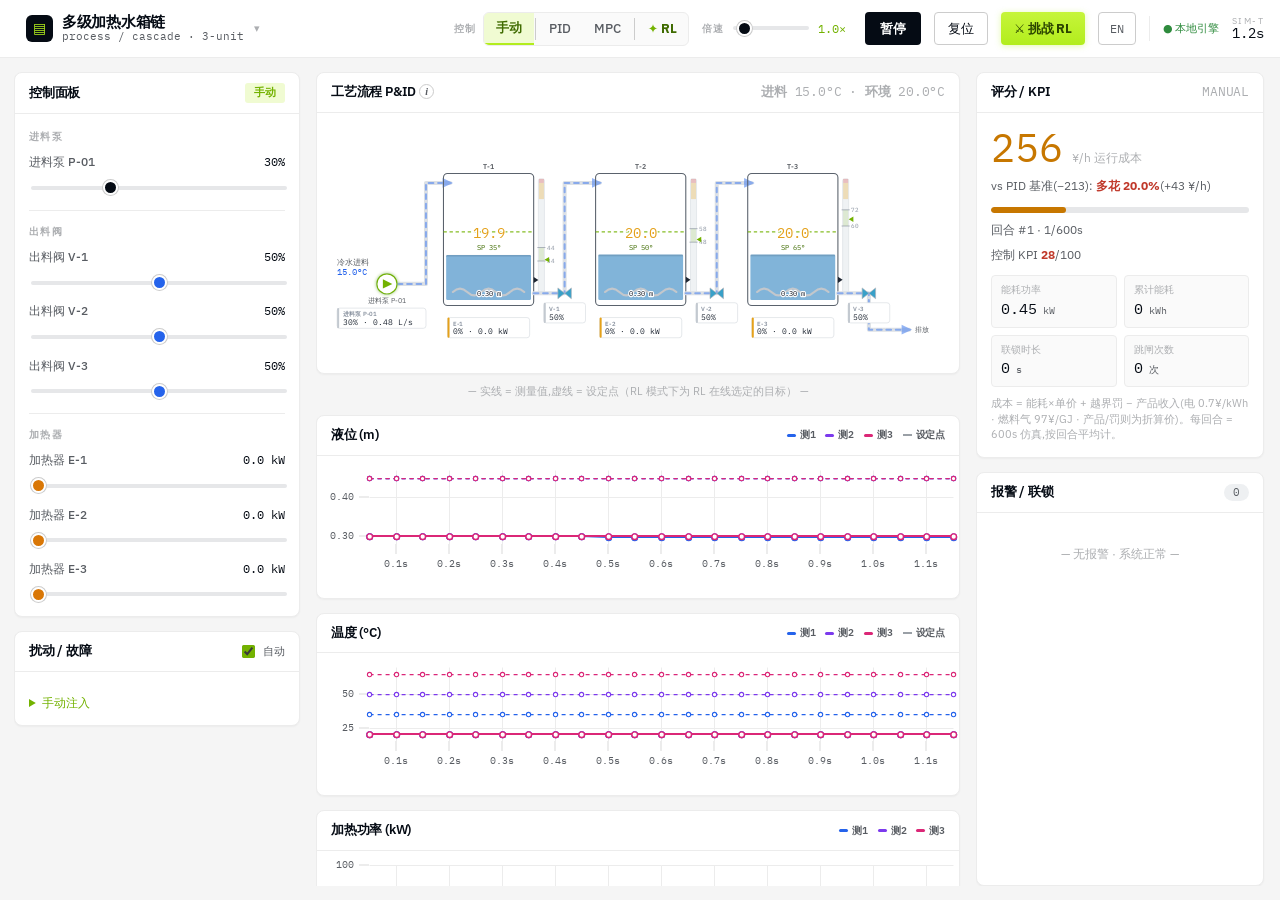
<file: frontend/index.html>
<!DOCTYPE html>
<html lang="zh">
<head>
  <meta charset="UTF-8" />
  <meta name="viewport" content="width=device-width, initial-scale=1.0" />
  <title>AIO-Gym · 过程控制环境</title>
  <link rel="stylesheet" href="./vendor/uPlot.min.css" />
  <link rel="stylesheet" href="./css/tier0.css" />
  <link rel="stylesheet" href="./css/styles.css" />
</head>
<body>
  <!-- ===== Topbar (Header + Controls) ===== -->
  <header class="topbar">
    <!-- scenario switcher (doubles as the page title) -->
    <div class="scn-switch" id="scn-switch">
      <button class="scn-btn" id="scn-btn" aria-haspopup="true">
        <span class="scn-mark" id="scn-mark">◫</span>
        <span class="scn-titles">
          <span class="scn-name" id="scn-title">多级加热水箱链</span>
          <span class="scn-path mono" id="scn-path">process / heated-tank-cascade</span>
        </span>
        <span class="scn-chev">▾</span>
      </button>
      <div class="scn-menu" id="scenario-seg" hidden>
        <button data-scenario="cascade" class="active">
          <span class="mk">▤</span><span class="mt" data-zh="多级加热水箱链" data-en="Heated-Tank Cascade" data-ja="多段加熱タンクチェーン">多级加热水箱链</span>
        </button>
        <button data-scenario="quadruple">
          <span class="mk">◫</span><span class="mt" data-zh="四水箱过程" data-en="Quadruple-Tank" data-ja="4タンクプロセス">四水箱过程</span>
        </button>
        <button data-scenario="cstr">
          <span class="mk">⊚</span><span class="mt" data-zh="放热反应器 CSTR" data-en="Exothermic CSTR" data-ja="発熱反応器 CSTR">放热反应器 CSTR</span>
        </button>
        <button data-scenario="hvac">
          <span class="mk">⌂</span><span class="mt" data-zh="双区 HVAC 温控" data-en="Two-Zone HVAC" data-ja="2ゾーン HVAC 温度制御">双区 HVAC 温控</span>
        </button>
        <button data-scenario="heater">
          <span class="mk">♨</span><span class="mt" data-zh="管式加热炉" data-en="Fired Heater" data-ja="管式加熱炉">管式加热炉</span>
        </button>
      </div>
    </div>

    <div class="tb-spacer"></div>

    <div class="ctl-group">
      <span class="ctl-lbl" data-zh="控制" data-en="Mode" data-ja="制御">控制</span>
      <div class="seg" id="mode-seg" title="控制模式 / Control mode">
        <button data-mode="manual" class="active" data-zh="手动" data-en="Manual" data-ja="手動">手动</button>
        <i class="seg-div" title="传统自动 / Conventional automation"></i>
        <button data-mode="pid" title="传统自动 · 多回路 PID / Conventional: multi-loop PID">PID</button>
        <button data-mode="mpc" title="传统自动 · APC 风格多变量 MPC / Conventional: APC-style MPC">MPC</button>
        <i class="seg-div" title="AI 优化 / AI optimization"></i>
        <button data-mode="rl" class="ai" title="AI 优化 · RL 设定点 → PID 执行 / AI: RL setpoints → PID">RL</button>
      </div>
    </div>

    <div class="tb-speed" title="仿真倍速 / Sim speed">
      <span class="ctl-lbl" data-zh="倍速" data-en="Speed" data-ja="速度">倍速</span>
      <input type="range" id="speed" min="0.5" max="10" step="0.5" value="1" />
      <span id="speed-val" class="mono">1.0×</span>
    </div>

    <button id="btn-run" class="btn-primary">暂停</button>
    <button id="btn-reset" class="btn-secondary" data-zh="复位" data-en="Reset" data-ja="リセット">复位</button>
    <a href="./challenge.html" class="challenge-link" title="人类 vs RL 小游戏 / Human vs RL game" data-zh="⚔ 挑战 RL" data-en="⚔ Beat the RL" data-ja="⚔ RL に挑戦">⚔ 挑战 RL</a>
    <button id="lang-btn" class="lang-btn" title="中文 / English">EN</button>

    <div class="tb-status">
      <span class="conn off" id="conn">● 连接中</span>
      <span class="clk"><span class="lbl">SIM-T</span><span id="clock" class="mono">0.0s</span></span>
    </div>
  </header>

  <!-- ===== Workspace ===== -->
  <main class="grid">
    <section class="col col-left">
      <div class="panel" id="control-panel">
        <div class="panel-h"><span data-zh="控制面板" data-en="Control" data-ja="制御パネル">控制面板</span><span id="control-sub" class="tag">手动</span></div>
        <div class="panel-b" id="control-body"></div>
      </div>
      <div class="panel" id="disturb-panel">
        <div class="panel-h"><span data-zh="扰动 / 故障" data-en="Disturbance / Fault" data-ja="外乱 / 故障">扰动 / 故障</span>
          <label class="auto-ev" title="周期性随机扰动/故障(冷进料阶跃、需求激增、设备故障)· periodic random disturbances"><input type="checkbox" id="auto-events" checked /> <span data-zh="自动" data-en="Auto" data-ja="自動">自动</span></label>
        </div>
        <div class="panel-b" id="disturb-body"></div>
      </div>
    </section>

    <section class="col col-center">
      <div class="panel schematic-panel">
        <div class="panel-h"><span><span data-zh="工艺流程 P&amp;ID" data-en="Process P&amp;ID" data-ja="プロセスフロー P&amp;ID">工艺流程 P&amp;ID</span> <span id="pid-info" class="info-i" hidden>i</span></span><span id="env-readout" class="muted mono"></span></div>
        <div class="panel-b" id="schematic-host"></div>
      </div>
      <div class="charts" id="charts-host"></div>
    </section>

    <section class="col col-right">
      <div class="panel" id="score-panel">
        <div class="panel-h"><span data-zh="评分 / KPI" data-en="Score / KPI" data-ja="スコア / KPI">评分 / KPI</span><span id="score-mode" class="muted mono"></span></div>
        <div class="panel-b" id="score-body"></div>
      </div>
      <div class="panel alarm-panel">
        <div class="panel-h"><span data-zh="报警 / 联锁" data-en="Alarms / Interlocks" data-ja="アラーム / インターロック">报警 / 联锁</span><span id="alarm-count" class="badge">0</span></div>
        <div class="panel-b" id="alarm-body"><div class="no-alarm">— 无报警 —</div></div>
      </div>
    </section>
  </main>

  <div id="toast-host" class="toast-host"></div>

  <script src="./vendor/uPlot.iife.min.js"></script>
  <script type="module" src="./js/app.js?v=27"></script>
</body>
</html>
</file>
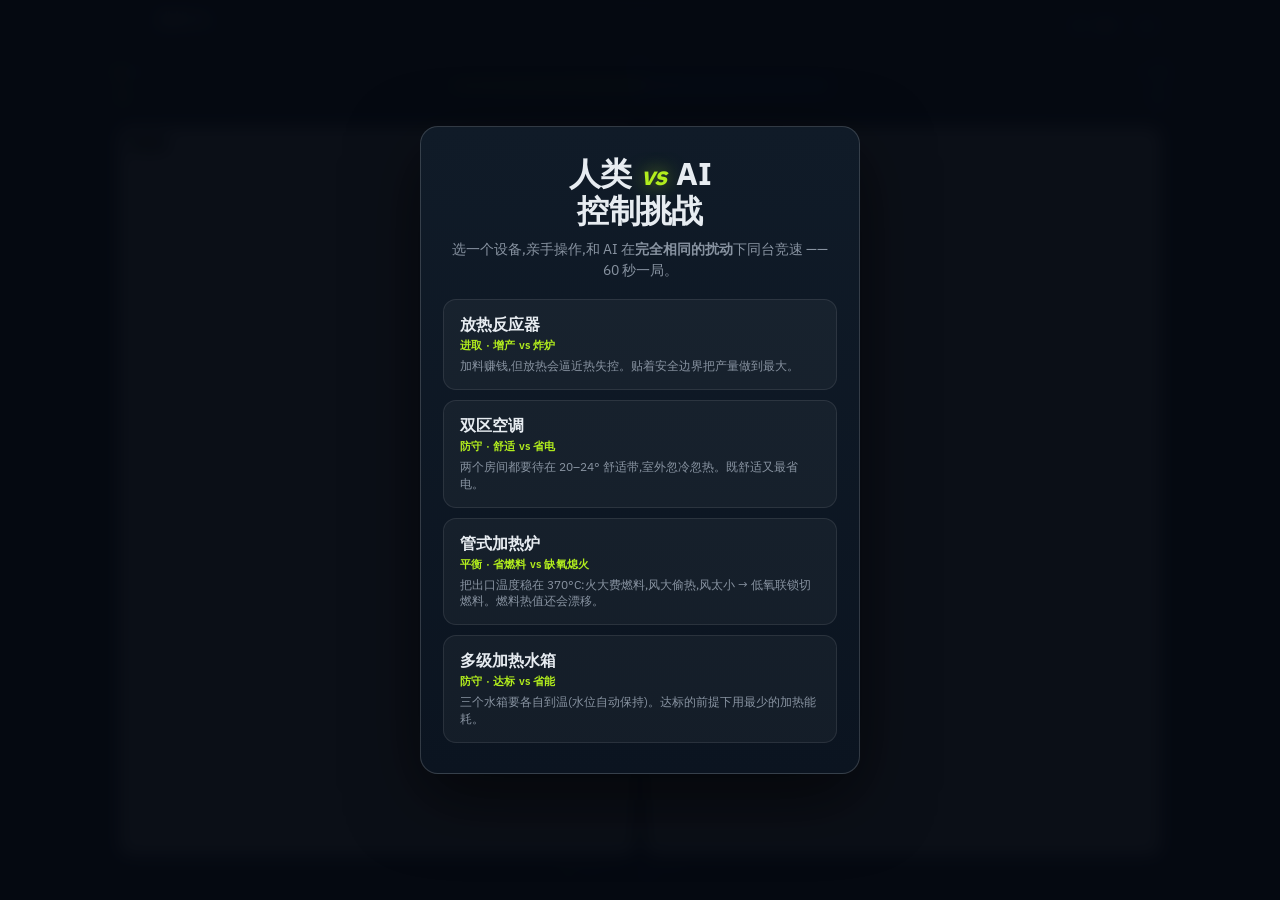
<file: frontend/challenge.html>
<!DOCTYPE html>
<html lang="zh">
<head>
  <meta charset="UTF-8" />
  <meta name="viewport" content="width=device-width, initial-scale=1.0, maximum-scale=1.0, user-scalable=no, viewport-fit=cover" />
  <meta name="theme-color" content="#070D15" />
  <title>AIO-Gym · 挑战 RL</title>
  <link rel="stylesheet" href="./css/tier0.css" />
  <link rel="stylesheet" href="./css/challenge.css?v=15" />
</head>
<body class="cd">
  <div class="cd-app" id="cd-app">

    <!-- ===== Topbar ===== -->
    <header class="cd-top">
      <a class="cd-back" href="./index.html" title="返回沙盘 / Back to sandbox">‹</a>
      <div class="cd-title">
        <span class="cd-title-main" data-zh="挑战 RL" data-en="Beat the RL" data-ja="RL に挑戦">挑战 RL</span>
        <span class="cd-title-sub mono" id="cd-sub">—</span>
      </div>
      <button id="cd-help" class="cd-lang" title="重看引导 / Replay the guide" hidden>?</button>
      <span class="cd-clock mono" id="cd-clock" title="剩余时间 / Time left">0:00</span>
      <button id="cd-lang" class="cd-lang" title="中文 / English / 日本語">EN</button>
    </header>

    <!-- ===== Scoreboard: you vs RL economic score ===== -->
    <section class="cd-board">
      <div class="cd-score cd-you">
        <span class="cd-score-lbl"><i class="dot"></i><span data-zh="你" data-en="You" data-ja="あなた">你</span></span>
        <span class="cd-score-val mono" id="cd-you-profit">0</span>
      </div>
      <div class="cd-versus">
        <span class="cd-vs-cap">¥/h</span>
        <div class="cd-bar"><i class="cd-bar-you" id="cd-bar-you"></i><i class="cd-bar-rl" id="cd-bar-rl"></i></div>
        <span class="cd-lead mono" id="cd-lead">—</span>
      </div>
      <div class="cd-score cd-rl">
        <span class="cd-score-lbl"><span>RL</span><i class="dot"></i></span>
        <span class="cd-score-val mono" id="cd-rl-profit">0</span>
      </div>
    </section>

    <!-- ===== Plant P&ID — two views: you | RL, same plant, side by side ===== -->
    <section class="cd-arena">
      <div class="cd-view">
        <span class="cd-view-tag you"><i class="dot"></i><span data-zh="你" data-en="You" data-ja="あなた">你</span></span>
        <div class="cd-sch" id="cd-arena-you"></div>
      </div>
      <div class="cd-view">
        <span class="cd-view-tag rl"><i class="dot"></i>RL</span>
        <div class="cd-sch" id="cd-arena-rl"></div>
      </div>
    </section>

    <!-- ===== Compare strip (generic: kWh/rate + on-spec/temp) ===== -->
    <section class="cd-compare">
      <span class="cd-cmp"><i class="dot you"></i><span data-zh="你" data-en="You" data-ja="あなた">你</span> <b id="cd-cmp-a" class="mono">0</b> <span id="cd-cmp-ab-lbl" class="cd-cmp-u">kWh</span></span>
      <span class="cd-cmp"><i class="dot rl"></i>RL <b id="cd-cmp-b" class="mono">0</b></span>
      <span class="cd-cmp"><span id="cd-cmp-c-lbl" class="cd-cmp-u">—</span> <b id="cd-cmp-c" class="cd-cmp-v mono">—</b></span>
    </section>

    <!-- ===== Controls: built dynamically per level ===== -->
    <section class="cd-controls" id="cd-controls"></section>

    <div class="cd-toast-host" id="cd-toast"></div>
  </div>

  <!-- ===== Guided wizard: spotlight + step card ===== -->
  <div class="cd-wiz" id="cd-wiz" hidden>
    <div class="cd-wiz-hole" id="cd-wiz-hole"></div>
    <div class="cd-wiz-card" id="cd-wiz-card"></div>
  </div>

  <!-- ===== Overlay: intro / results ===== -->
  <div class="cd-overlay" id="cd-overlay"><div class="cd-card" id="cd-card"></div></div>

  <script type="module" src="./js/challenge/challenge.js?v=28"></script>
</body>
</html>
</file>
<file: frontend/css/tier0.css>
/* ============================================================
   Tier0 Design System tokens for the Heated-Tank Sandbox.
   Derived from tier0-design: tokens/core.css + product.css.
   Light enterprise workspace; FX Green as accent only.
   ============================================================ */
@font-face {
  font-family: "IBM Plex Sans";
  src: url("../vendor/fonts/IBMPlexSans-VariableFont_wdth,wght.ttf") format("truetype");
  font-weight: 100 700; font-style: normal; font-display: swap;
}
@font-face {
  font-family: "IBM Plex Mono";
  src: url("../vendor/fonts/IBMPlexMono-Regular.ttf") format("truetype");
  font-weight: 400 600; font-style: normal; font-display: swap;
}

:root {
  /* Brand */
  --fx-black:   #050B14;
  --fx-lime:    #B2ED1D;   /* brand accent on dark only */
  --fx-deep-green: #73B200;

  /* Green scale */
  --fx-green-1: #F0FBD2;   /* subtle bg, row hover, tag bg, active-soft */
  --fx-green-2: #DDF59C;
  --fx-green-4: #CCF368;   /* light-UI primary/highlight button fill */
  --fx-on-lime: #333333;

  /* Neutral ink */
  --fx-black-0: #050B14;
  --fx-black-4: #585C62;
  --fx-black-2: #ACAEB1;
  --fx-black-1: #CDCED0;

  /* Surface & border */
  --fx-white:   #FFFFFF;
  --bg-canvas:  #F5F5F5;
  --bg-secondary:#FAFAFA;
  --border:     #ECECEC;
  --border-strong: #CCCCCC;

  /* Semantic text */
  --text:       var(--fx-black-0);
  --text-2:     var(--fx-black-4);
  --text-3:     var(--fx-black-2);

  /* Status (control-room semantics; not in core but conventional) */
  --ok:    #2E8B3D;
  --warn:  #C77700;
  --warn-bg: #FBF1DC;
  --crit:  #C0392B;
  --crit-bg: #FBE7E4;
  --info:  #2563EB;

  /* Data-viz palette (per tank) — readable on white, distinct from lime accent */
  --series-1: #2563EB;
  --series-2: #7C3AED;
  --series-3: #DB2777;
  --series-4: #0D9488;
  --series-5: #D97706;

  /* Radii / spacing / type */
  --radius: 4px;
  --radius-panel: 8px;
  --font-sans: "IBM Plex Sans", "PingFang SC", "Microsoft YaHei", system-ui, sans-serif;
  --font-mono: "IBM Plex Mono", Menlo, Consolas, monospace;
}
</file>
<file: frontend/css/styles.css>
/* ============ Heated-Tank Sandbox — Tier0 product workspace ============ */
*{box-sizing:border-box}
html,body{margin:0;height:100%}
body{
  background:var(--bg-canvas); color:var(--text);
  font-family:var(--font-sans); font-size:13px; line-height:1.45;
  -webkit-font-smoothing:antialiased; overflow:hidden;
  display:flex; flex-direction:column; height:100vh;
}
.mono{font-family:var(--font-mono); font-variant-numeric:tabular-nums}
.muted{color:var(--text-3)}
button{font-family:inherit}

/* ---------------- Topbar (Header + Controls) ---------------- */
.topbar{
  flex:0 0 auto; height:58px; background:var(--fx-white);
  border-bottom:1px solid var(--border); display:flex; align-items:center;
  gap:13px; padding:0 16px; z-index:6;
}
.tb-spacer{flex:1}

/* scenario switcher (doubles as page title) */
.scn-switch{position:relative}
.scn-btn{
  display:flex; align-items:center; gap:9px; background:transparent;
  border:1px solid transparent; border-radius:7px; padding:5px 9px; cursor:pointer; transition:.13s;
}
.scn-btn:hover{background:var(--bg-secondary); border-color:var(--border)}
.scn-mark{
  width:27px; height:27px; flex:0 0 27px; display:grid; place-items:center;
  background:var(--fx-black-0); color:var(--fx-lime); border-radius:6px; font-size:14px;
}
.scn-titles{display:flex; flex-direction:column; align-items:flex-start; line-height:1.12}
.scn-name{font-size:15px; font-weight:600; letter-spacing:-.3px; color:var(--text)}
.scn-path{font-size:10.5px; color:var(--text-2)}
.scn-chev{color:var(--text-3); font-size:11px; transition:transform .15s; margin-left:1px}
.scn-switch.open .scn-chev{transform:rotate(180deg)}
.scn-menu{
  position:absolute; top:calc(100% + 6px); left:0; min-width:286px; z-index:30;
  background:#fff; border:1px solid var(--border); border-radius:8px; padding:6px;
  box-shadow:0 10px 30px rgba(5,11,20,.13);
}
.scn-menu[hidden]{display:none}
.scn-menu button{
  display:flex; align-items:flex-start; gap:11px; width:100%; text-align:left;
  background:transparent; border:0; border-radius:6px; padding:9px 10px; cursor:pointer; transition:.12s;
}
.scn-menu button:hover{background:var(--bg-secondary)}
.scn-menu button.active{background:var(--fx-green-1)}
.scn-menu .mk{
  width:25px; height:25px; flex:0 0 25px; display:grid; place-items:center; border-radius:5px;
  background:var(--bg-secondary); border:1px solid var(--border); color:var(--text-2); font-size:13px; margin-top:1px;
}
.scn-menu button.active .mk{background:var(--fx-black-0); color:var(--fx-lime); border-color:var(--fx-black-0)}
.scn-menu .mt{display:flex; flex-direction:column; gap:2px; font-size:13.5px; font-weight:600; color:var(--text)}
.scn-menu .mt small{font-weight:400; font-size:10.5px; color:var(--text-2); letter-spacing:0}
.scn-menu button.active .mt{color:var(--fx-deep-green)}

/* control groups */
.ctl-group{display:flex; align-items:center; gap:7px}
.ctl-lbl{font-size:9.5px; font-weight:600; letter-spacing:1px; text-transform:uppercase; color:var(--text-3)}

.seg{display:inline-flex; background:var(--bg-secondary); border:1px solid var(--border); border-radius:6px; overflow:hidden}
.seg button{
  background:transparent; color:var(--text-2); border:0; padding:6px 12px;
  font-size:12.5px; font-weight:500; cursor:pointer; transition:.13s; letter-spacing:-.2px;
  border-bottom:2px solid transparent;
}
.seg.sm button{padding:6px 10px; font-size:12px}
.seg button:hover:not(:disabled):not(.active){background:var(--fx-green-1); color:var(--text)}
.seg button.active{background:var(--fx-green-1); color:#3F6B00; font-weight:600; border-bottom-color:var(--fx-lime)}
.seg button:disabled{opacity:.4; cursor:not-allowed}
.seg .seg-div{width:1px; align-self:stretch; margin:5px 1px; background:var(--border-strong)}
.seg button.ai{color:#3F6B00; font-weight:700}
.seg button.ai:not(.active)::before{content:'✦ '; color:var(--fx-deep-green)}
.seg button.ai.active{background:linear-gradient(180deg,#E4F7BD,var(--fx-green-1)); border-bottom-color:var(--fx-lime)}

.tb-speed{display:flex; align-items:center; gap:7px}
.tb-speed input[type=range]{width:76px}
#speed-val{color:var(--fx-deep-green); min-width:34px; font-weight:600; font-size:12px}

/* Challenge-mode entry (human vs RL) — lime call-to-action */
.challenge-link{
  display:inline-flex; align-items:center; height:33px; padding:0 13px; text-decoration:none;
  background:linear-gradient(180deg,#C6F53A,var(--fx-lime)); color:#2B4500; border-radius:var(--radius);
  font-size:12.5px; font-weight:700; letter-spacing:-.2px; white-space:nowrap; transition:.13s;
  box-shadow:0 1px 6px rgba(178,237,29,.35);
}
.challenge-link:hover{filter:brightness(1.05); transform:translateY(-1px)}

.btn-primary{
  background:var(--fx-black-0); color:#fff; border:0; height:33px; padding:0 15px;
  border-radius:var(--radius); font-size:12.5px; font-weight:600; cursor:pointer;
  letter-spacing:-.2px; transition:.13s;
}
.btn-primary:hover{background:#16202C; box-shadow:inset 0 -2px 0 var(--fx-green-4)}
.btn-primary.paused{background:#16202C; box-shadow:inset 0 -2px 0 var(--fx-deep-green)}
.btn-secondary{
  background:transparent; color:var(--text); border:1px solid var(--border-strong);
  height:33px; padding:0 13px; border-radius:var(--radius); font-size:12.5px; font-weight:500; cursor:pointer; transition:.13s;
}
.btn-secondary:hover{background:var(--fx-green-1); border-color:var(--fx-green-2)}
.lang-btn{
  background:transparent; color:var(--text-2); border:1px solid var(--border-strong);
  height:33px; min-width:38px; padding:0 9px; border-radius:var(--radius);
  font-size:12px; font-weight:600; cursor:pointer; transition:.13s; font-family:var(--font-mono);
}
.lang-btn:hover{background:var(--fx-green-1); border-color:var(--fx-green-2); color:var(--text)}

.tb-status{display:flex; align-items:center; gap:12px; padding-left:13px; border-left:1px solid var(--border)}
.tb-status .conn{font-size:11px}
.tb-status .conn.on{color:var(--ok)} .tb-status .conn.off{color:var(--text-3)}
.clk{display:flex; flex-direction:column; align-items:flex-end; line-height:1.08}
.clk .lbl{font-size:8.5px; letter-spacing:1.5px; color:var(--text-3)}
.clk .mono{font-size:14px; font-weight:600; color:var(--text)}

/* ---------------- Grid ---------------- */
.grid{
  flex:1; display:grid; gap:14px; padding:14px;
  grid-template-columns:288px minmax(0,1fr) 290px; overflow:hidden;
}
.col{display:flex; flex-direction:column; gap:14px; min-height:0; overflow-y:auto; padding-right:2px}
.col-center{overflow-y:auto; overflow-x:hidden}
/* Panels must keep their natural height: if a column runs short, it scrolls
   (overflow-y:auto above) instead of shrinking panels — which, with .panel
   overflow:hidden, would clip bottom controls and make them unreachable. */
.col>.panel{flex-shrink:0}

/* ---------------- Panels ---------------- */
.panel{
  background:var(--fx-white); border:1px solid var(--border); border-radius:var(--radius-panel);
  overflow:hidden; box-shadow:0 1px 2px rgba(5,11,20,.04);
}
.panel-h{
  display:flex; align-items:center; justify-content:space-between;
  padding:10px 14px; font-size:13px; font-weight:600; letter-spacing:-.2px;
  border-bottom:1px solid var(--border); color:var(--text);
}
.panel-b{padding:14px}
.schematic-panel{flex:0 0 auto}
.schematic-panel .panel-b{padding:8px 8px 4px}
.tag{background:var(--fx-green-1); color:var(--fx-deep-green); font-size:11px; font-weight:600; padding:2px 9px; border-radius:3px; letter-spacing:0}
.info-i{display:inline-grid; place-items:center; width:15px; height:15px; border:1px solid var(--border-strong); border-radius:50%;
  color:var(--text-2); font-size:10px; font-style:italic; font-family:Georgia,serif; cursor:help; vertical-align:1px}
.info-i:hover{background:var(--fx-green-1); color:var(--fx-deep-green); border-color:var(--fx-green-2)}

/* ---------------- Controls ---------------- */
.group-title{font-size:10px; letter-spacing:1.4px; color:var(--text-3); margin:2px 0 9px; text-transform:uppercase; font-weight:600}
.divider{height:1px; background:var(--border); margin:14px 0}
.ctrl-row{margin-bottom:12px}
.ctrl-row:last-child{margin-bottom:0}
.ctrl-label{display:flex; justify-content:space-between; font-size:12px; margin-bottom:6px}
.ctrl-label .name{color:var(--text-2); font-weight:500}
.ctrl-label .val{color:var(--text); font-weight:600; font-family:var(--font-mono)}

input[type=range]{
  -webkit-appearance:none; width:100%; height:4px; border-radius:3px; background:#E6E7E9; outline:none;
}
input[type=range]::-webkit-slider-thumb{
  -webkit-appearance:none; width:15px; height:15px; border-radius:50%;
  background:var(--fx-black-0); cursor:pointer; border:2px solid #fff; box-shadow:0 0 0 1px var(--border-strong);
}
input.valve::-webkit-slider-thumb{background:var(--series-1)}
input.heater::-webkit-slider-thumb{background:var(--series-5)}
input.gamma::-webkit-slider-thumb{background:var(--fx-deep-green)}

.sp-head{display:grid; grid-template-columns:auto 1fr 1fr; gap:8px; font-size:10px; color:var(--text-3); margin-bottom:5px}
.sp-row{display:grid; grid-template-columns:46px 1fr 1fr; gap:8px; align-items:center; margin-bottom:7px}
.sp-row label{font-size:11.5px; color:var(--text-2)}
input[type=number]{
  width:100%; background:var(--fx-white); border:1px solid var(--border-strong); color:var(--text);
  border-radius:var(--radius); padding:5px 7px; font-family:var(--font-mono); font-size:12px;
}
input[type=number]:focus,select:focus{outline:none; border-color:var(--fx-deep-green); box-shadow:0 0 0 2px rgba(115,178,0,.15)}

.gain-grid{display:grid; grid-template-columns:auto repeat(3,1fr); gap:6px; align-items:center; font-size:11px}
.gain-grid .gh{font-size:10px; color:var(--text-3); text-align:center}
.gain-grid label{color:var(--text-2)}
.gain-grid input{width:100%; background:var(--fx-white); border:1px solid var(--border-strong); color:var(--text); border-radius:var(--radius); padding:4px; font-family:var(--font-mono); font-size:11px}
details.tune{margin-top:8px}
details.tune summary{cursor:pointer; font-size:12px; color:var(--fx-deep-green); user-select:none; font-weight:500}
.phase-tag{margin:7px 0 4px; font-size:11.5px; font-weight:600; color:var(--fx-deep-green); letter-spacing:-.2px}
.hint{font-size:10.5px; color:var(--text-3); line-height:1.5}
.rl-status{font-size:11.5px; font-family:var(--font-mono); color:var(--text-2); background:var(--bg-secondary); border:1px solid var(--border); border-radius:var(--radius); padding:6px 9px; margin-bottom:10px}
.rl-load{display:flex; flex-direction:column; gap:5px; font-size:11px; color:var(--text-2); margin-bottom:8px}
.rl-load input[type=file]{font-size:11px; color:var(--text-2)}
.rl-builtin{width:100%; background:var(--fx-white); border:1px solid var(--border-strong); color:var(--text); border-radius:var(--radius); padding:4px 6px; font-size:11.5px; cursor:pointer}
.reward-formula{font-family:var(--font-mono); font-size:11.5px; color:var(--text); background:var(--bg-secondary); border:1px solid var(--border); border-left:3px solid var(--fx-deep-green); border-radius:var(--radius); padding:7px 9px; margin:4px 0 6px; line-height:1.5}
.tag.on{background:#E6F4EA; color:var(--ok)}
.ep-spark{display:flex; align-items:flex-end; gap:2px; height:26px; margin:2px 0 10px}
.ep-spark>i{flex:1; min-width:3px; border-radius:1px; opacity:.85}
.toast-host{position:fixed; top:64px; left:50%; transform:translateX(-50%); z-index:9999; display:flex; flex-direction:column; gap:8px; align-items:center; pointer-events:none}
.toast{display:flex; align-items:center; gap:9px; background:var(--fx-white); border:1px solid var(--border-strong); border-left:4px solid var(--fx-deep-green); border-radius:8px; box-shadow:0 6px 24px rgba(0,0,0,.14); padding:9px 14px; font-size:13px; color:var(--text); animation:toastIn .25s ease; max-width:80vw}
.toast.fault{border-left-color:#C0392B}
.toast .tdot{width:8px; height:8px; border-radius:50%; background:var(--fx-deep-green); flex:none}
.toast.fault .tdot{background:#C0392B}
.toast.out{animation:toastOut .4s ease forwards}
@keyframes toastIn{from{opacity:0; transform:translateY(-10px)}to{opacity:1; transform:translateY(0)}}
@keyframes toastOut{to{opacity:0; transform:translateY(-10px)}}
.auto-ev{display:flex; align-items:center; gap:5px; font-size:11px; color:var(--text-2); cursor:pointer; font-weight:500}
.auto-ev input{accent-color:var(--fx-deep-green)}

/* ---------------- Disturbances ---------------- */
.dist-item{display:flex; align-items:center; justify-content:space-between; gap:8px; margin-bottom:8px}
.dist-item .dn{font-size:12px; color:var(--text)}
.dist-item .dn small{color:var(--text-3); display:block; font-size:10px}
.toggle{position:relative; width:36px; height:20px; border-radius:11px; background:#D7D9DC; border:1px solid var(--border-strong); cursor:pointer; transition:.16s; flex:0 0 auto}
.toggle.on{background:var(--warn); border-color:var(--warn)}
.toggle::after{content:''; position:absolute; top:2px; left:2px; width:14px; height:14px; border-radius:50%; background:#fff; transition:.16s; box-shadow:0 1px 2px rgba(0,0,0,.2)}
.toggle.on::after{left:18px}
.dist-param{display:flex; align-items:center; gap:6px; margin:2px 0 10px}
.dist-param span{font-size:11px; color:var(--text-2)}
.dist-param input{width:68px; background:var(--fx-white); border:1px solid var(--border-strong); color:var(--text); border-radius:var(--radius); padding:3px 6px; font-family:var(--font-mono); font-size:11px}
.dist-param select{background:var(--fx-white); border:1px solid var(--border-strong); color:var(--text); border-radius:var(--radius); padding:3px; font-size:11px}

/* ---------------- Schematic ---------------- */
#schematic-host{width:100%}
#schematic-host svg{width:100%; height:auto; display:block; max-height:42vh}
.pipe-flow{animation:dash 1s linear infinite}
@keyframes dash{to{stroke-dashoffset:-14}}

/* ---------------- Charts ---------------- */
.charts{flex:1; display:flex; flex-direction:column; gap:14px; min-height:0}
.chart-panel{flex:0 0 auto}
.chart{padding:6px 4px 4px}
.legend{display:flex; gap:10px; font-size:10px}
.legend span{display:flex; align-items:center; gap:4px; color:var(--text-2)}
.legend i{width:9px; height:3px; border-radius:2px; display:inline-block}
.legend i.sp-swatch{height:0; border-top:2px dashed #9aa0a6; border-radius:0}
.chart-caption{font-size:10.5px; color:var(--text-3); text-align:center; margin:-4px 0 2px}
.u-legend{display:none !important}

/* ---------------- Score / KPI ---------------- */
.score-big{display:flex; align-items:baseline; gap:9px; margin-bottom:10px}
.score-num{font-size:40px; font-weight:700; font-family:var(--font-mono); line-height:1}
.score-unit{color:var(--text-3); font-size:12px}
.score-sub{font-size:11.5px; color:var(--text-2); margin:-4px 0 12px; line-height:1.5}
.score-bar{height:6px; border-radius:3px; background:#E6E7E9; overflow:hidden; margin-bottom:12px}
.score-bar>i{display:block; height:100%; border-radius:3px; transition:width .3s, background .3s}
.kpi-grid{display:grid; grid-template-columns:1fr 1fr; gap:7px}
.kpi{background:var(--bg-secondary); border:1px solid var(--border); border-radius:var(--radius); padding:7px 9px}
.kpi .k{font-size:10px; color:var(--text-3)}
.kpi .v{font-size:15px; font-weight:700; font-family:var(--font-mono); color:var(--text)}
.kpi .v small{font-size:10px; color:var(--text-2); font-weight:500}
.pen-title{font-size:10px; color:var(--text-3); letter-spacing:1.2px; margin:11px 0 4px; font-weight:600}
.pen-row{display:flex; justify-content:space-between; font-size:11.5px; padding:3px 0; border-bottom:1px dashed var(--border)}
.pen-row span:last-child{font-family:var(--font-mono); color:var(--crit)}

/* ---------------- Alarms ---------------- */
.alarm-panel{flex:1; min-height:130px; display:flex; flex-direction:column}
.alarm-panel .panel-b{overflow-y:auto; flex:1}
.badge{background:#EEF0F2; color:var(--text-2); border-radius:10px; padding:1px 9px; font-family:var(--font-mono); font-weight:700; font-size:11px}
.badge.warn{background:var(--warn-bg); color:var(--warn)}
.badge.crit{background:var(--crit-bg); color:var(--crit)}
.no-alarm{color:var(--text-3); text-align:center; padding:18px 0; font-size:12px}
.alarm{display:flex; align-items:center; gap:9px; padding:8px 10px; margin-bottom:6px; border-radius:var(--radius); border-left:3px solid; font-size:12px}
.alarm.warning{border-color:var(--warn); background:var(--warn-bg); color:#7A4D00}
.alarm.critical{border-color:var(--crit); background:var(--crit-bg); color:#8A2218}
.alarm .dot{width:8px; height:8px; border-radius:50%; flex:0 0 auto}
.alarm.warning .dot{background:var(--warn)}
.alarm.critical .dot{background:var(--crit); animation:pulse 1.1s infinite}
@keyframes pulse{50%{opacity:.4}}

.mini{background:var(--fx-white); border:1px solid var(--border-strong); color:var(--text-2); border-radius:var(--radius); padding:3px 9px; font-size:10.5px; cursor:pointer}
.mini:hover{background:var(--fx-green-1); color:var(--text)}
button:focus{outline:none}

::-webkit-scrollbar{width:9px; height:9px}
::-webkit-scrollbar-thumb{background:#D2D5D9; border-radius:5px; border:2px solid var(--bg-canvas)}
::-webkit-scrollbar-track{background:transparent}

@media (max-width:1240px){
  body{overflow:auto; height:auto; min-height:100vh}
  .topbar{height:auto; flex-wrap:wrap; padding:10px 14px; gap:10px}
  .tb-spacer{flex-basis:100%; height:0; order:1}
  .tb-status{margin-left:auto}
  .grid{grid-template-columns:1fr; overflow:visible}
  .col,.col-center{overflow:visible}
  .charts{flex:none}
  #schematic-host svg{max-height:none}
}
</file>
<file: frontend/css/challenge.css>
/* ============ AIO-Gym · Challenge (Human vs RL) — dark, mobile-first ============ */
/* Reuses tier0.css design tokens (fonts), but runs a dark game theme distinct from
   the white industrial sandbox. lime = "you", blue = the RL ghost. */
:root{
  --cd-bg:#070D15; --cd-bg-2:#0E1722; --cd-panel:rgba(255,255,255,.04);
  --cd-line:rgba(255,255,255,.09); --cd-line-2:rgba(255,255,255,.16);
  --cd-text:#E7ECF1; --cd-dim:#8893A1; --cd-dim-2:#5A6573;
  --cd-you:#B2ED1D; --cd-rl:#5B9DFF;
  --cd-warn:#FFC23D; --cd-danger:#FF4D4D; --cd-cool:#43C6FF;
}
*{box-sizing:border-box}
html,body{margin:0; height:100%}
body.cd{
  background:var(--cd-bg); color:var(--cd-text);
  font-family:var(--font-sans); font-size:14px; line-height:1.4;
  -webkit-font-smoothing:antialiased; overflow:hidden;
  overscroll-behavior:none; -webkit-user-select:none; user-select:none;
  touch-action:manipulation;
}
.mono{font-family:var(--font-mono); font-variant-numeric:tabular-nums}

.cd-app{
  position:relative; width:100%; max-width:520px; margin:0 auto;
  height:100dvh; display:flex; flex-direction:column;
  padding:env(safe-area-inset-top) env(safe-area-inset-right) env(safe-area-inset-bottom) env(safe-area-inset-left);
  background:radial-gradient(120% 60% at 50% 0%, #0D1825 0%, var(--cd-bg) 60%);
}

/* ---------------- Topbar ---------------- */
.cd-top{
  flex:0 0 auto; height:52px; display:flex; align-items:center; gap:12px;
  padding:0 14px; border-bottom:1px solid var(--cd-line);
}
.cd-back{
  width:34px; height:34px; flex:0 0 34px; display:grid; place-items:center;
  margin-left:-4px; color:var(--cd-dim); font-size:26px; line-height:1; text-decoration:none;
  border-radius:9px; transition:.13s;
}
.cd-back:hover,.cd-back:active{background:var(--cd-panel); color:var(--cd-text)}
.cd-title{display:flex; flex-direction:column; line-height:1.1; flex:1; min-width:0}
.cd-title-main{font-size:16px; font-weight:700; letter-spacing:-.2px}
.cd-title-sub{font-size:10.5px; color:var(--cd-dim-2)}
.cd-clock-wrap{display:flex; align-items:center}
.cd-clock{font-size:18px; font-weight:600; letter-spacing:.5px; color:var(--cd-text)}
.cd-clock.warn{color:var(--cd-warn)} .cd-clock.crit{color:var(--cd-danger)}
.cd-lang{
  background:var(--cd-panel); border:1px solid var(--cd-line); color:var(--cd-dim);
  border-radius:8px; padding:5px 9px; font-size:11px; font-weight:600; cursor:pointer; transition:.13s;
}
.cd-lang:hover{color:var(--cd-text); border-color:var(--cd-line-2)}

/* ---------------- Scoreboard ---------------- */
.cd-board{
  flex:0 0 auto; display:grid; grid-template-columns:1fr 1.15fr 1fr; gap:8px; align-items:center;
  padding:12px 14px 10px;
}
.cd-score{display:flex; flex-direction:column; gap:2px}
.cd-score.cd-rl{align-items:flex-end}
.cd-score-lbl{display:flex; align-items:center; gap:5px; font-size:11px; color:var(--cd-dim); font-weight:600; letter-spacing:.3px}
.cd-score-lbl .dot{width:8px; height:8px; border-radius:50%}
.cd-you .dot{background:var(--cd-you); box-shadow:0 0 8px var(--cd-you)}
.cd-rl .dot{background:var(--cd-rl); box-shadow:0 0 8px var(--cd-rl)}
.cd-score-val{font-size:26px; font-weight:700; letter-spacing:-.5px; line-height:1}
.cd-you .cd-score-val{color:var(--cd-you)}
.cd-rl .cd-score-val{color:var(--cd-rl)}
.cd-versus{display:flex; flex-direction:column; align-items:center; gap:5px}
.cd-bar{
  position:relative; width:100%; height:7px; border-radius:4px; overflow:hidden;
  background:rgba(255,255,255,.07); display:flex;
}
.cd-bar-you{height:100%; width:50%; background:linear-gradient(90deg,#7fae12,var(--cd-you)); transition:width .25s}
.cd-bar-rl{height:100%; width:50%; background:linear-gradient(90deg,var(--cd-rl),#3b6fc4); transition:width .25s}
.cd-lead{font-size:11px; color:var(--cd-dim); font-weight:600; white-space:nowrap}
.cd-lead.you{color:var(--cd-you)} .cd-lead.rl{color:var(--cd-rl)}

/* ---------------- Plant P&ID — two views (you | RL), reused animated schematics ---------------- */
.cd-vs-cap{font-size:9px; letter-spacing:1px; color:var(--cd-dim-2); font-weight:600; text-transform:uppercase}
.cd-arena{flex:1 1 auto; min-height:0; margin:6px 12px 0; display:flex; flex-direction:column; gap:8px}
.cd-view{flex:1 1 0; min-height:0; position:relative; border-radius:12px; overflow:hidden;
  background:radial-gradient(120% 120% at 50% 0%, #fbfcfd, #e9edf0); border:1px solid var(--cd-line-2)}
.cd-sch{position:absolute; inset:0; display:flex; align-items:center; justify-content:center}
.cd-sch svg{width:100%; height:100%; display:block}
.cd-view-tag{position:absolute; top:6px; left:8px; z-index:2; display:flex; align-items:center; gap:5px;
  font-size:11px; font-weight:700; padding:2px 9px; border-radius:7px; background:rgba(10,16,24,.8)}
.cd-view-tag .dot{width:7px; height:7px; border-radius:50%}
.cd-view-tag.you{color:var(--cd-you)} .cd-view-tag.you .dot{background:var(--cd-you); box-shadow:0 0 6px var(--cd-you)}
.cd-view-tag.rl{color:var(--cd-rl)} .cd-view-tag.rl .dot{background:var(--cd-rl); box-shadow:0 0 6px var(--cd-rl)}

/* ---------------- Energy / on-spec compare ---------------- */
.cd-compare{flex:0 0 auto; display:flex; justify-content:center; flex-wrap:wrap; gap:8px 16px; padding:9px 14px 2px; font-size:12px; color:var(--cd-dim)}
.cd-cmp{display:flex; align-items:center; gap:5px}
.cd-cmp .dot{width:7px; height:7px; border-radius:50%}
.cd-cmp .dot.you{background:var(--cd-you)} .cd-cmp .dot.rl{background:var(--cd-rl)}
.cd-cmp b{color:var(--cd-text); font-weight:700}
.cd-cmp-v.ok{color:var(--cd-you)} .cd-cmp-v.warn{color:var(--cd-warn)} .cd-cmp-v.bad{color:var(--cd-danger)}
.cd-cmp-u{font-size:11px; color:var(--cd-dim-2)}

/* ---------------- Controls ---------------- */
.cd-controls{flex:0 0 auto; padding:6px 14px calc(10px + env(safe-area-inset-bottom)); display:flex; flex-direction:column; gap:9px}
.cd-ctl{display:flex; flex-direction:column; gap:3px}
.cd-ctl-head{display:flex; align-items:baseline; justify-content:space-between}
.cd-ctl-lbl{font-size:13px; font-weight:600; letter-spacing:.2px}
.cd-ctl-hint{font-size:11px; color:var(--cd-dim-2); font-weight:400}
.cd-ctl-val{font-size:15px; font-weight:700}
.cd-ctl .cd-ctl-val{color:var(--cd-text)}
.cd-ac-legend{display:flex; justify-content:space-between; font-size:10px; color:var(--cd-dim-2); margin-top:-3px; padding:0 3px}

/* big touch sliders */
.cd-slider{
  -webkit-appearance:none; appearance:none; width:100%; height:14px; border-radius:8px;
  background:rgba(255,255,255,.09); outline:none; cursor:pointer; margin:3px 0;
  touch-action:none;
}
.cd-slider.ac{background:linear-gradient(90deg, rgba(67,198,255,.55), rgba(255,255,255,.06) 50%, rgba(255,138,61,.55))}
.cd-slider::-webkit-slider-thumb{
  -webkit-appearance:none; appearance:none; width:28px; height:28px; border-radius:50%;
  background:#fff; border:3px solid #cdd2d8; box-shadow:0 2px 10px rgba(0,0,0,.5); cursor:grab;
}
.cd-slider::-webkit-slider-thumb:active{cursor:grabbing; transform:scale(1.08)}
.cd-slider::-moz-range-thumb{
  width:28px; height:28px; border-radius:50%; background:#fff; border:3px solid #cdd2d8;
  box-shadow:0 2px 10px rgba(0,0,0,.5); cursor:grab;
}

/* ---------------- Toasts ---------------- */
.cd-toast-host{position:absolute; left:0; right:0; top:96px; display:flex; flex-direction:column; align-items:center; gap:6px; pointer-events:none; z-index:20}
.cd-toast{
  display:flex; align-items:center; gap:8px; max-width:88%;
  background:rgba(20,28,38,.94); border:1px solid var(--cd-line-2); border-left:3px solid var(--cd-warn);
  color:var(--cd-text); border-radius:9px; padding:8px 13px; font-size:12.5px; font-weight:500;
  box-shadow:0 8px 24px rgba(0,0,0,.45); animation:cdToastIn .25s ease both;
}
.cd-toast.fault{border-left-color:var(--cd-danger)}
.cd-toast .tdot{width:7px; height:7px; border-radius:50%; background:var(--cd-warn); flex:0 0 auto}
.cd-toast.fault .tdot{background:var(--cd-danger)}
.cd-toast.out{animation:cdToastOut .3s ease both}
@keyframes cdToastIn{from{opacity:0; transform:translateY(-12px) scale(.96)}to{opacity:1; transform:none}}
@keyframes cdToastOut{to{opacity:0; transform:translateY(-10px)}}

/* ---------------- Guided wizard (spotlight + step card) ---------------- */
.cd-wiz{position:fixed; inset:0; z-index:60}
.cd-wiz[hidden]{display:none}
.cd-wiz-hole{
  position:absolute; border-radius:14px; pointer-events:none;
  box-shadow:0 0 0 9999px rgba(4,8,14,.84);
  outline:2px solid var(--cd-you); outline-offset:3px;
  transition:top .28s ease, left .28s ease, width .28s ease, height .28s ease;
}
.cd-wiz-card{
  position:absolute; left:50%; transform:translateX(-50%);
  width:min(88vw, 380px); background:linear-gradient(180deg,#101B28,#0B1420);
  border:1px solid var(--cd-line-2); border-radius:15px; padding:16px 17px 14px;
  box-shadow:0 18px 50px rgba(0,0,0,.55); animation:cdFade .2s ease both;
}
.cd-wiz-step{font-size:10px; font-weight:700; letter-spacing:1.2px; color:var(--cd-dim-2); text-transform:uppercase}
.cd-wiz-title{margin:5px 0 6px; font-size:16.5px; font-weight:800; letter-spacing:-.2px}
.cd-wiz-title .em{color:var(--cd-you)}
.cd-wiz-body{font-size:13px; color:var(--cd-dim); line-height:1.55}
.cd-wiz-body b{color:var(--cd-text)}
.cd-wiz-body .crit{color:#FF8A8A; font-weight:700}
.cd-wiz-btns{display:flex; gap:8px; margin-top:13px}
.cd-wiz-btns .cd-btn{padding:11px; font-size:14px; margin:0}
.cd-wiz-btns .skip{flex:0 0 auto; width:auto; padding:11px 14px}
.cd-wiz-dots{display:flex; gap:5px; justify-content:center; margin-top:11px}
.cd-wiz-dots i{width:6px; height:6px; border-radius:50%; background:rgba(255,255,255,.16)}
.cd-wiz-dots i.on{background:var(--cd-you)}

/* ---------------- Overlay (intro / results) ---------------- */
.cd-overlay{
  position:fixed; inset:0; z-index:40; display:flex; align-items:center; justify-content:center;
  padding:20px; background:rgba(6,10,18,.975); backdrop-filter:blur(8px); -webkit-backdrop-filter:blur(8px);
  animation:cdFade .25s ease both;
}
.cd-overlay[hidden]{display:none}
@keyframes cdFade{from{opacity:0}to{opacity:1}}
.cd-card{
  width:100%; max-width:440px; max-height:90dvh; overflow-y:auto;
  background:linear-gradient(180deg,#101B28,#0B1420); border:1px solid var(--cd-line-2);
  border-radius:18px; padding:26px 22px; box-shadow:0 24px 70px rgba(0,0,0,.6); text-align:center;
}
.cd-card h1{margin:0 0 6px; font-size:23px; font-weight:800; letter-spacing:-.4px}
.cd-theme{margin:2px 0 10px; font-size:32px; line-height:1.16; font-weight:900; letter-spacing:-.6px; color:var(--cd-text)}
.cd-theme .vs{color:var(--cd-you); font-style:italic; font-size:.8em; padding:0 2px; text-shadow:0 0 18px rgba(178,237,29,.55); animation:cdVs 2.2s ease-in-out infinite}
@keyframes cdVs{50%{text-shadow:0 0 34px rgba(178,237,29,.95)}}
.cd-card h1 .em{color:var(--cd-you)}
.cd-card .lede{margin:0 0 18px; font-size:13.5px; color:var(--cd-dim); line-height:1.55}
.cd-rules{text-align:left; display:flex; flex-direction:column; gap:11px; margin:0 0 20px}
.cd-rule{display:flex; gap:11px; align-items:flex-start; font-size:13px; line-height:1.45}
.cd-rule .ri{flex:0 0 30px; width:30px; height:30px; display:grid; place-items:center; border-radius:9px; background:var(--cd-panel); border:1px solid var(--cd-line); font-size:15px}
.cd-rule b{color:var(--cd-text); font-weight:700}
.cd-rule .muted{color:var(--cd-dim)}
.cd-btn{
  width:100%; padding:15px; border-radius:12px; border:0; cursor:pointer;
  font-family:inherit; font-size:16px; font-weight:700; letter-spacing:.3px; transition:.14s;
}
.cd-btn.primary{background:var(--cd-you); color:#0A1200; box-shadow:0 6px 22px rgba(178,237,29,.28)}
.cd-btn.primary:hover{filter:brightness(1.06)} .cd-btn.primary:active{transform:translateY(1px)}
.cd-btn.ghost{background:transparent; border:1px solid var(--cd-line-2); color:var(--cd-text); margin-top:10px; font-size:14px; padding:12px}
.cd-btn.ghost:hover{border-color:var(--cd-dim); background:var(--cd-panel)}

/* results */
.cd-verdict{font-size:15px; font-weight:700; margin:2px 0 14px}
.cd-verdict.win{color:var(--cd-you)} .cd-verdict.lose{color:var(--cd-rl)} .cd-verdict.trip{color:var(--cd-danger)}
.cd-result-grid{display:grid; grid-template-columns:1fr 1fr; gap:10px; margin:0 0 18px}
.cd-rcell{background:var(--cd-panel); border:1px solid var(--cd-line); border-radius:12px; padding:13px 12px; text-align:left}
.cd-rcell .rk{font-size:11px; color:var(--cd-dim); font-weight:600; display:flex; align-items:center; gap:5px}
.cd-rcell .rk .dot{width:7px;height:7px;border-radius:50%}
.cd-rcell.you{border-color:rgba(178,237,29,.3)} .cd-rcell.you .rk .dot{background:var(--cd-you)}
.cd-rcell.rl{border-color:rgba(91,157,255,.3)} .cd-rcell.rl .rk .dot{background:var(--cd-rl)}
.cd-rcell .rv{font-size:22px; font-weight:700; margin-top:3px}
.cd-rcell.you .rv{color:var(--cd-you)} .cd-rcell.rl .rv{color:var(--cd-rl)}
.cd-rcell .rsub{font-size:11px; color:var(--cd-dim-2); margin-top:2px}
.cd-gap{font-size:13px; color:var(--cd-dim); margin:0 0 18px; line-height:1.5}
.cd-gap b{font-size:15px}
.cd-btn-row{display:flex; gap:8px}
.cd-btn-row .cd-btn{flex:1; margin-top:10px}

/* ---------------- Level select ---------------- */
.cd-levels{display:flex; flex-direction:column; gap:10px; margin:2px 0 4px}
.cd-level{display:flex; flex-direction:column; gap:2px; width:100%; text-align:left; cursor:pointer; font-family:inherit;
  padding:14px 16px; border-radius:13px; background:var(--cd-panel); border:1px solid var(--cd-line); transition:.14s}
.cd-level:hover{border-color:var(--cd-you); background:rgba(178,237,29,.06); transform:translateY(-1px)}
.cd-level:active{transform:translateY(0)}
.cd-level-name{font-size:16px; font-weight:700; color:var(--cd-text)}
.cd-level-tag{font-size:11px; font-weight:600; color:var(--cd-you); letter-spacing:.2px}
.cd-level-blurb{font-size:12px; color:var(--cd-dim); line-height:1.4; margin-top:3px}

/* desktop: widen the app and put the two plant views side by side to fill the space */
@media (min-width:880px){
  .cd-app{max-width:1080px; max-height:940px; margin-top:max(0px, calc((100dvh - 940px)/2));
    border-left:1px solid var(--cd-line); border-right:1px solid var(--cd-line)}
  .cd-arena{flex-direction:row; margin:8px 18px 0}
  .cd-controls{max-width:760px; width:100%; margin:0 auto; flex-direction:row; flex-wrap:wrap}
  .cd-controls .cd-ctl{flex:1 1 220px}
  .cd-ac-legend{flex-basis:100%}
}
@media (max-height:680px){
  .cd-score-val{font-size:22px} .cd-controls{gap:6px} .cd-ctl-val{font-size:14px}
}

/* ---- expo tier (27" booth display): widen, zoom the whole app (all vector —
   HTML text and SVG scale crisply), and enlarge the fixed-position layers that
   sit outside the zoomed container (overlay cards, wizard). ---- */
@media (min-width:1500px){
  .cd-app{max-width:1310px; zoom:1.42; height:calc(100dvh / 1.42); max-height:none; margin-top:0;
    border-left:1px solid var(--cd-line); border-right:1px solid var(--cd-line)}
  .cd-card{max-width:760px; padding:38px 40px 32px}
  .cd-theme{font-size:74px; margin-bottom:18px}
  .cd-card .lede{font-size:17px; margin-bottom:22px}
  .cd-level{padding:17px 20px}
  .cd-level-name{font-size:21px}
  .cd-level-tag{font-size:13px}
  .cd-level-blurb{font-size:14.5px}
  .cd-btn{font-size:19px; padding:17px}
  .cd-btn.ghost{font-size:16px}
  .cd-verdict{font-size:19px}
  .cd-rcell .rv{font-size:30px}
  .cd-rcell .rk{font-size:13px}
  .cd-rcell .rsub{font-size:13px}
  .cd-gap{font-size:15px}
  .cd-card h1{font-size:30px}
  .cd-wiz-card{width:600px; padding:24px 26px 20px}
  .cd-wiz-step{font-size:12px}
  .cd-wiz-title{font-size:24px}
  .cd-wiz-body{font-size:16.5px; line-height:1.6}
  .cd-wiz-btns .cd-btn{font-size:17px; padding:14px}
  .cd-wiz-hole{border-radius:20px}
}
</file>
<file: frontend/vendor/uPlot.min.css>
.uplot, .uplot *, .uplot *::before, .uplot *::after {box-sizing: border-box;}.uplot {font-family: system-ui, -apple-system, "Segoe UI", Roboto, "Helvetica Neue", Arial, "Noto Sans", sans-serif, "Apple Color Emoji", "Segoe UI Emoji", "Segoe UI Symbol", "Noto Color Emoji";line-height: 1.5;width: min-content;}.u-title {text-align: center;font-size: 18px;font-weight: bold;}.u-wrap {position: relative;user-select: none;}.u-over, .u-under {position: absolute;}.u-under {overflow: hidden;}.uplot canvas {display: block;position: relative;width: 100%;height: 100%;}.u-axis {position: absolute;}.u-legend {font-size: 14px;margin: auto;text-align: center;}.u-inline {display: block;}.u-inline * {display: inline-block;}.u-inline tr {margin-right: 16px;}.u-legend th {font-weight: 600;}.u-legend th > * {vertical-align: middle;display: inline-block;}.u-legend .u-marker {width: 1em;height: 1em;margin-right: 4px;background-clip: padding-box !important;}.u-inline.u-live th::after {content: ":";vertical-align: middle;}.u-inline:not(.u-live) .u-value {display: none;}.u-series > * {padding: 4px;}.u-series th {cursor: pointer;}.u-legend .u-off > * {opacity: 0.3;}.u-select {background: rgba(0,0,0,0.07);position: absolute;pointer-events: none;}.u-cursor-x, .u-cursor-y {position: absolute;left: 0;top: 0;pointer-events: none;will-change: transform;}.u-hz .u-cursor-x, .u-vt .u-cursor-y {height: 100%;border-right: 1px dashed #607D8B;}.u-hz .u-cursor-y, .u-vt .u-cursor-x {width: 100%;border-bottom: 1px dashed #607D8B;}.u-cursor-pt {position: absolute;top: 0;left: 0;border-radius: 50%;border: 0 solid;pointer-events: none;will-change: transform;/*this has to be !important since we set inline "background" shorthand */background-clip: padding-box !important;}.u-axis.u-off, .u-select.u-off, .u-cursor-x.u-off, .u-cursor-y.u-off, .u-cursor-pt.u-off {display: none;}
</file>
